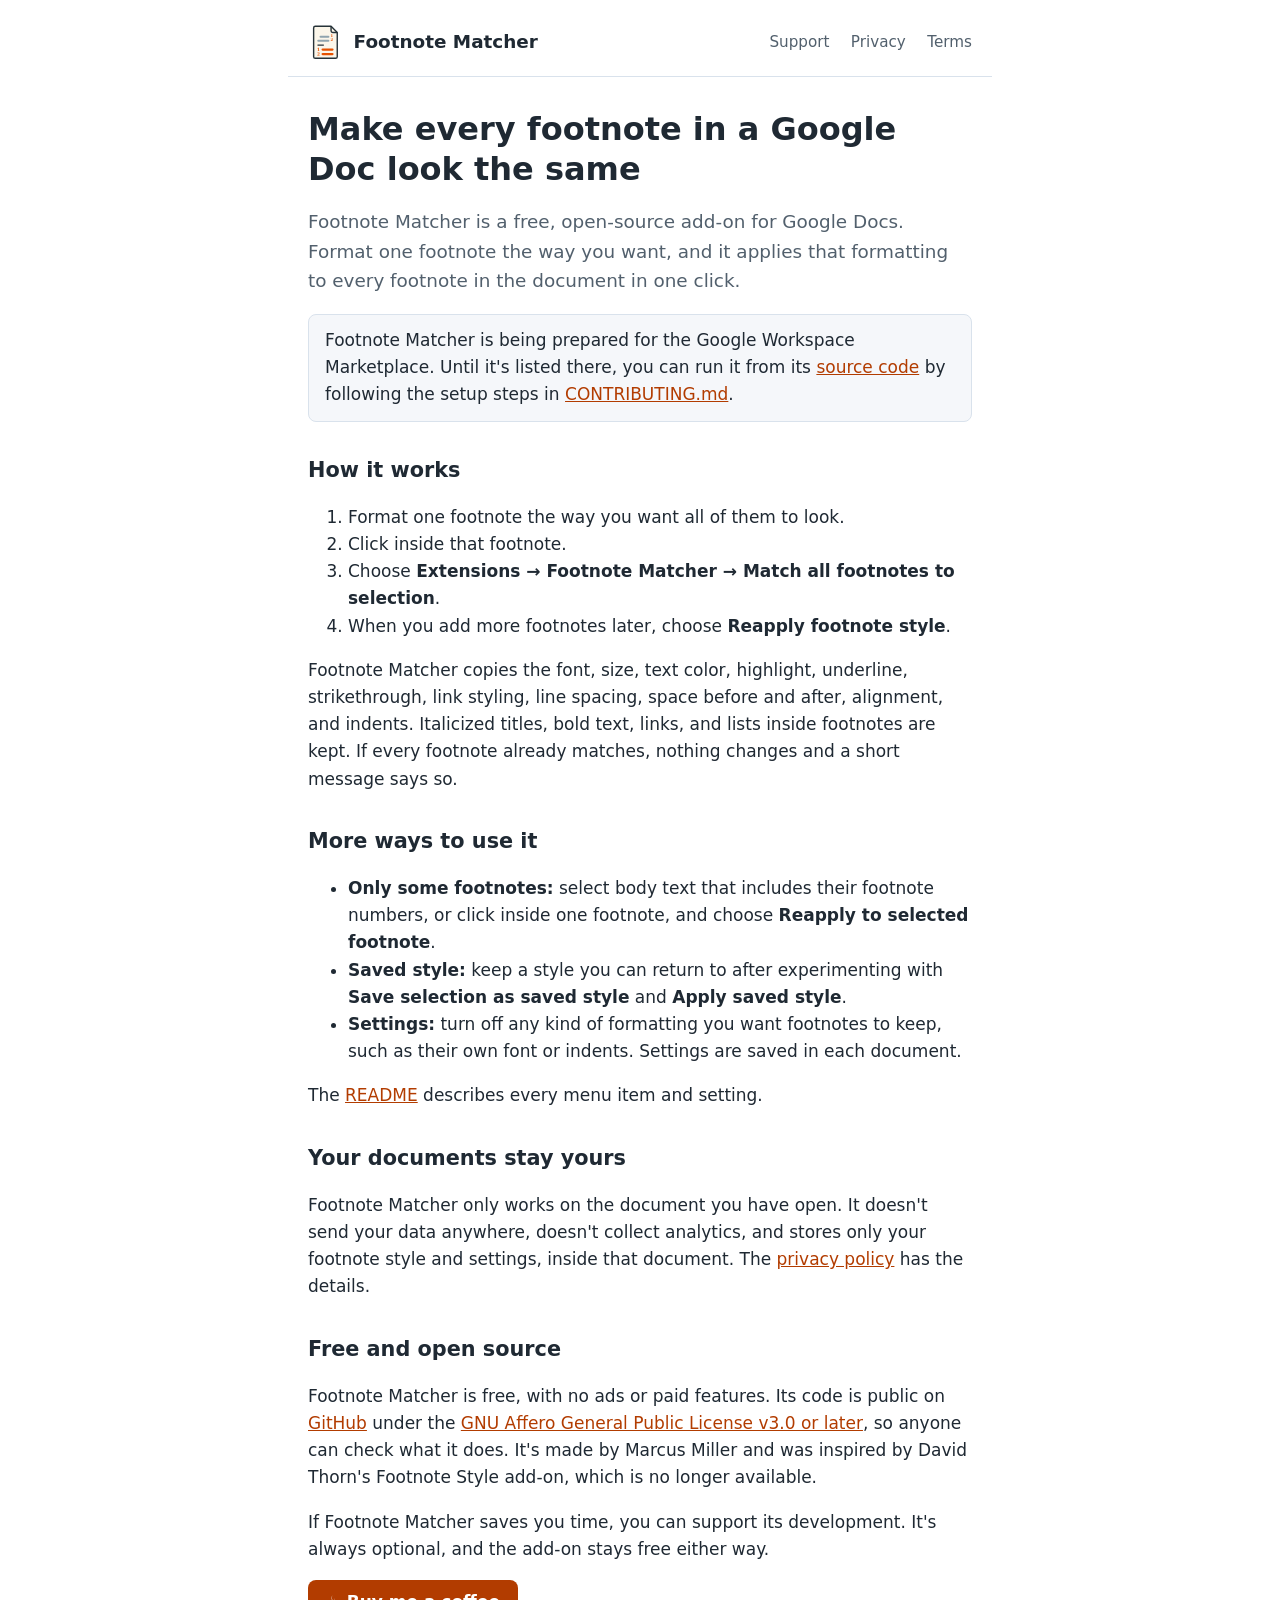
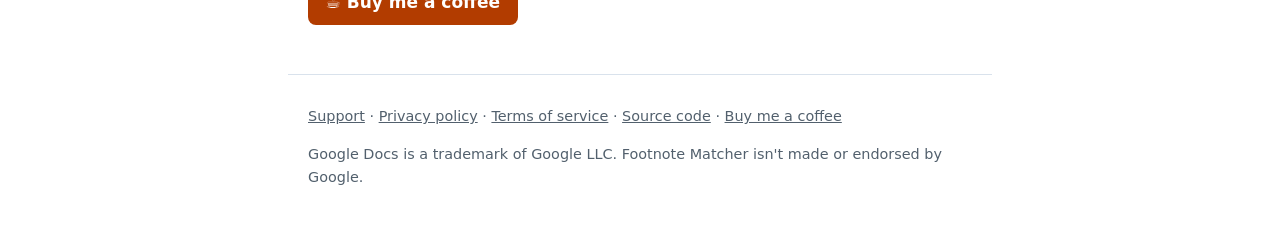
<file: site/index.html>
<!DOCTYPE html>
<!--
  Footnote Matcher website
  Copyright (C) 2026 Marcus Miller
  SPDX-License-Identifier: AGPL-3.0-or-later
  Licensed under the GNU Affero General Public License v3.0 or later.
  See the LICENSE file or <https://www.gnu.org/licenses/>.
-->
<html lang="en">
<head>
  <meta charset="utf-8">
  <meta name="viewport" content="width=device-width, initial-scale=1">
  <title>Footnote Matcher: make every footnote in a Google Doc look the same</title>
  <meta name="description" content="Footnote Matcher is a free, open-source add-on for Google Docs that copies one footnote's formatting to every footnote in the document.">
  <link rel="icon" href="assets/icon.svg" type="image/svg+xml">
  <link rel="stylesheet" href="style.css">
</head>
<body>
  <header>
    <a class="home" href="./"><img src="assets/icon.svg" alt="">Footnote Matcher</a>
    <nav aria-label="Site">
      <a href="support.html">Support</a>
      <a href="privacy.html">Privacy</a>
      <a href="terms.html">Terms</a>
    </nav>
  </header>

  <main>
    <h1>Make every footnote in a Google Doc look the same</h1>
    <p class="lead">Footnote Matcher is a free, open-source add-on for Google Docs. Format one footnote the way you want, and it applies that formatting to every footnote in the document in one click.</p>

    <p class="status">Footnote Matcher is being prepared for the Google Workspace Marketplace. Until it's listed there, you can run it from its <a href="https://github.com/Tanman310/Footnote-Matcher">source code</a> by following the setup steps in <a href="https://github.com/Tanman310/Footnote-Matcher/blob/main/CONTRIBUTING.md#development-setup">CONTRIBUTING.md</a>.</p>

    <h2>How it works</h2>
    <ol>
      <li>Format one footnote the way you want all of them to look.</li>
      <li>Click inside that footnote.</li>
      <li>Choose <strong>Extensions → Footnote Matcher → Match all footnotes to selection</strong>.</li>
      <li>When you add more footnotes later, choose <strong>Reapply footnote style</strong>.</li>
    </ol>
    <p>Footnote Matcher copies the font, size, text color, highlight, underline, strikethrough, link styling, line spacing, space before and after, alignment, and indents. Italicized titles, bold text, links, and lists inside footnotes are kept. If every footnote already matches, nothing changes and a short message says so.</p>

    <h2>More ways to use it</h2>
    <ul>
      <li><strong>Only some footnotes:</strong> select body text that includes their footnote numbers, or click inside one footnote, and choose <strong>Reapply to selected footnote</strong>.</li>
      <li><strong>Saved style:</strong> keep a style you can return to after experimenting with <strong>Save selection as saved style</strong> and <strong>Apply saved style</strong>.</li>
      <li><strong>Settings:</strong> turn off any kind of formatting you want footnotes to keep, such as their own font or indents. Settings are saved in each document.</li>
    </ul>
    <p>The <a href="https://github.com/Tanman310/Footnote-Matcher#readme">README</a> describes every menu item and setting.</p>

    <h2>Your documents stay yours</h2>
    <p>Footnote Matcher only works on the document you have open. It doesn't send your data anywhere, doesn't collect analytics, and stores only your footnote style and settings, inside that document. The <a href="privacy.html">privacy policy</a> has the details.</p>

    <h2>Free and open source</h2>
    <p>Footnote Matcher is free, with no ads or paid features. Its code is public on <a href="https://github.com/Tanman310/Footnote-Matcher">GitHub</a> under the <a href="https://github.com/Tanman310/Footnote-Matcher/blob/main/LICENSE">GNU Affero General Public License v3.0 or later</a>, so anyone can check what it does. It's made by Marcus Miller and was inspired by David Thorn's Footnote Style add-on, which is no longer available.</p>
    <p>If Footnote Matcher saves you time, you can support its development. It's always optional, and the add-on stays free either way.</p>
    <p><a class="button" href="https://buymeacoffee.com/tanman310">☕ Buy me a coffee</a></p>
  </main>

  <footer>
    <p><a href="support.html">Support</a> · <a href="privacy.html">Privacy policy</a> · <a href="terms.html">Terms of service</a> · <a href="https://github.com/Tanman310/Footnote-Matcher">Source code</a> · <a href="https://buymeacoffee.com/tanman310">Buy me a coffee</a></p>
    <p>Google Docs is a trademark of Google LLC. Footnote Matcher isn't made or endorsed by Google.</p>
  </footer>
</body>
</html>
</file>
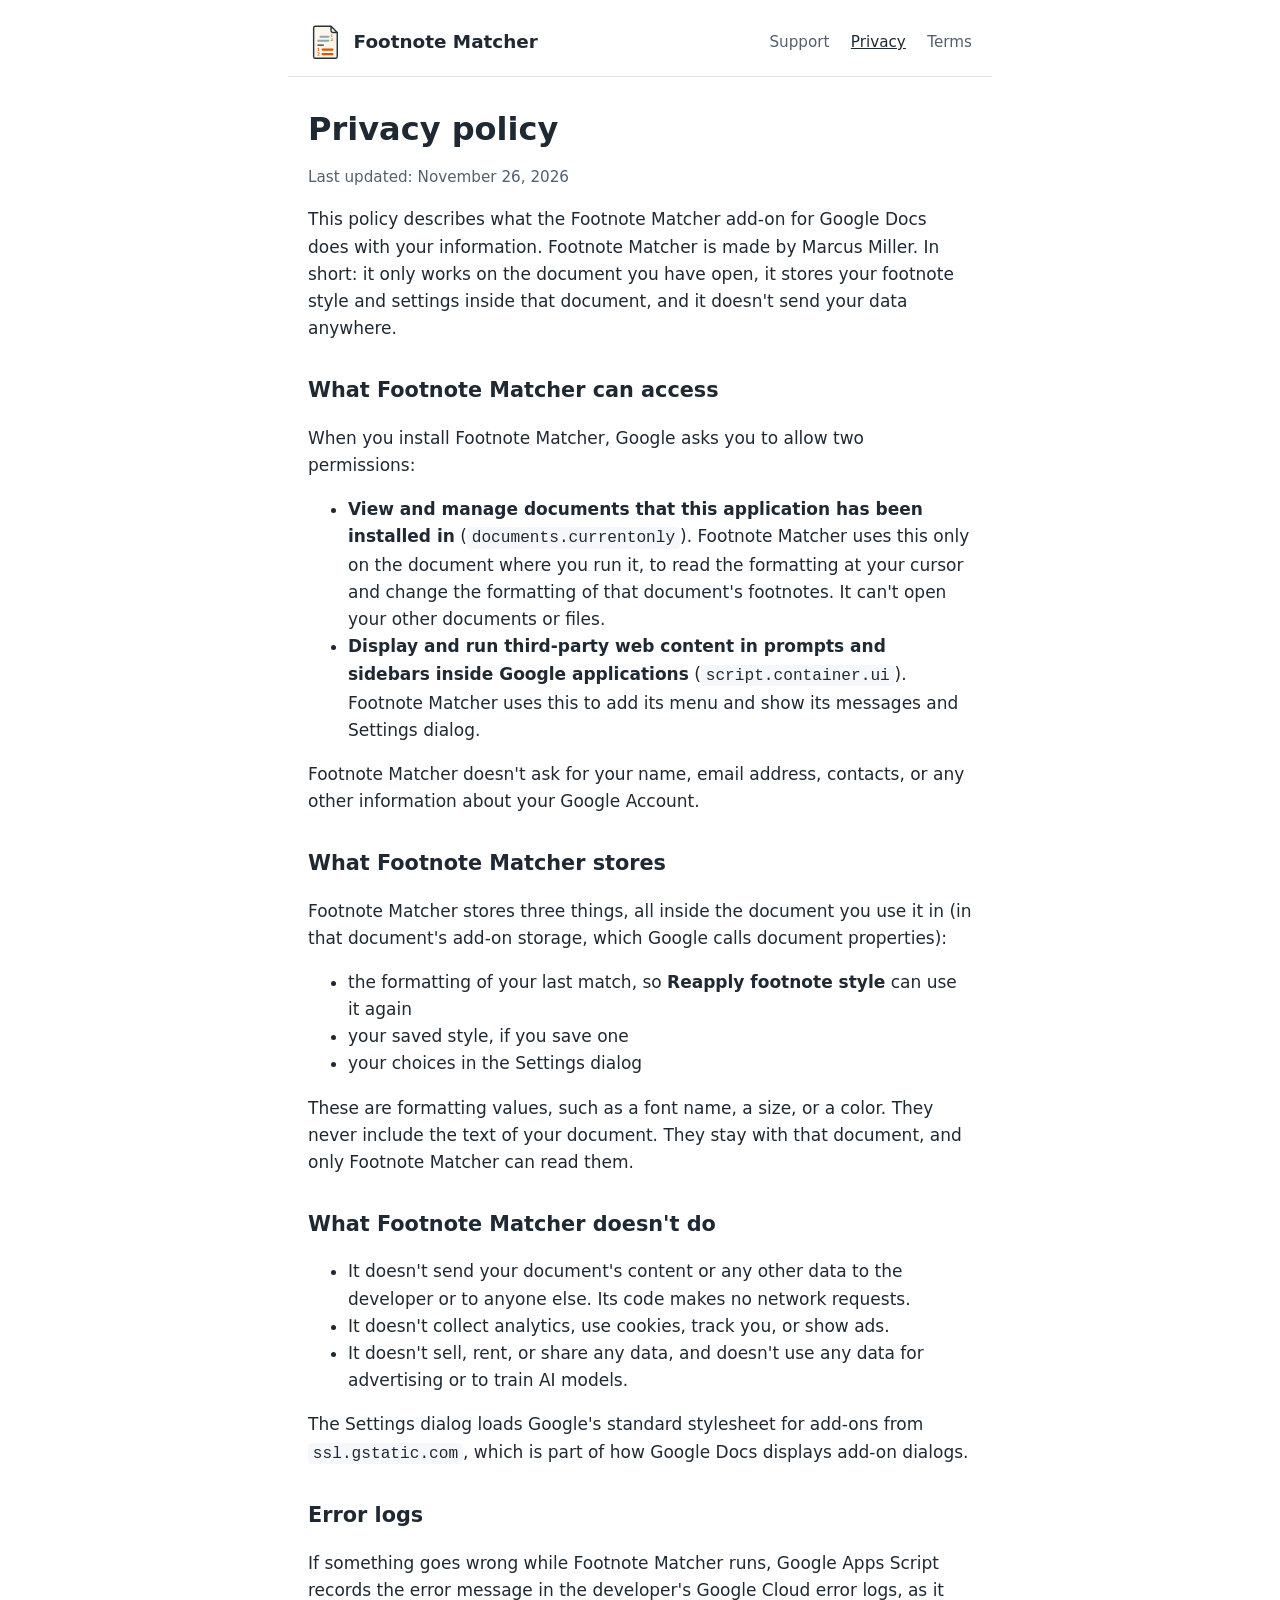
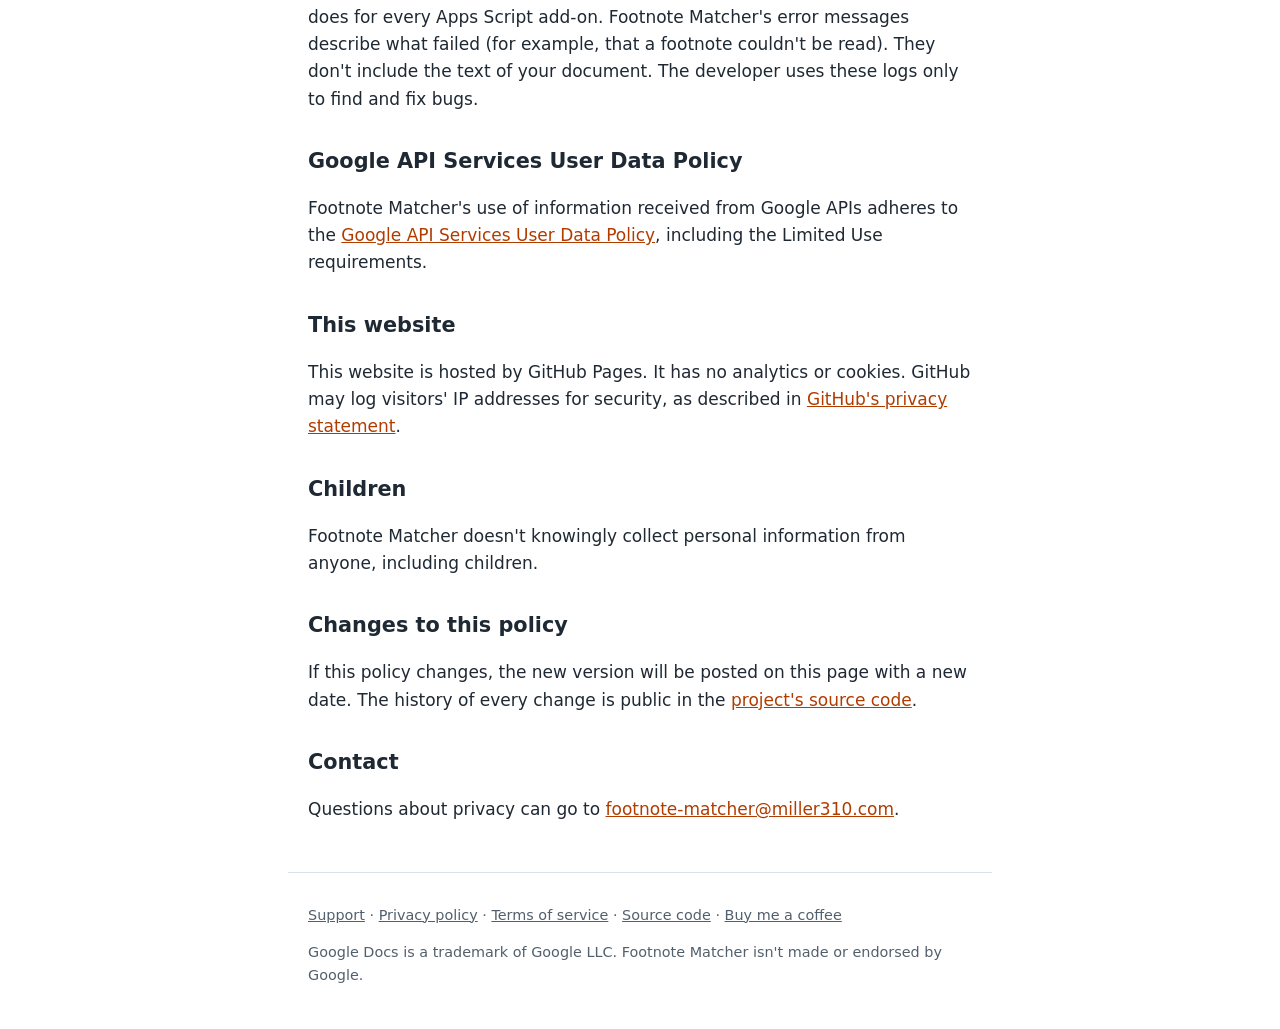
<file: site/privacy.html>
<!DOCTYPE html>
<!--
  Footnote Matcher website
  Copyright (C) 2026 Marcus Miller
  SPDX-License-Identifier: AGPL-3.0-or-later
  Licensed under the GNU Affero General Public License v3.0 or later.
  See the LICENSE file or <https://www.gnu.org/licenses/>.
-->
<html lang="en">
<head>
  <meta charset="utf-8">
  <meta name="viewport" content="width=device-width, initial-scale=1">
  <title>Privacy policy · Footnote Matcher</title>
  <link rel="icon" href="assets/icon.svg" type="image/svg+xml">
  <link rel="stylesheet" href="style.css">
</head>
<body>
  <header>
    <a class="home" href="./"><img src="assets/icon.svg" alt="">Footnote Matcher</a>
    <nav aria-label="Site">
      <a href="support.html">Support</a>
      <a href="privacy.html" aria-current="page">Privacy</a>
      <a href="terms.html">Terms</a>
    </nav>
  </header>

  <main>
    <h1>Privacy policy</h1>
    <p class="updated">Last updated: November 26, 2026</p>

    <p>This policy describes what the Footnote Matcher add-on for Google Docs does with your information. Footnote Matcher is made by Marcus Miller. In short: it only works on the document you have open, it stores your footnote style and settings inside that document, and it doesn't send your data anywhere.</p>

    <h2>What Footnote Matcher can access</h2>
    <p>When you install Footnote Matcher, Google asks you to allow two permissions:</p>
    <ul>
      <li><strong>View and manage documents that this application has been installed in</strong> (<code>documents.currentonly</code>). Footnote Matcher uses this only on the document where you run it, to read the formatting at your cursor and change the formatting of that document's footnotes. It can't open your other documents or files.</li>
      <li><strong>Display and run third-party web content in prompts and sidebars inside Google applications</strong> (<code>script.container.ui</code>). Footnote Matcher uses this to add its menu and show its messages and Settings dialog.</li>
    </ul>
    <p>Footnote Matcher doesn't ask for your name, email address, contacts, or any other information about your Google Account.</p>

    <h2>What Footnote Matcher stores</h2>
    <p>Footnote Matcher stores three things, all inside the document you use it in (in that document's add-on storage, which Google calls document properties):</p>
    <ul>
      <li>the formatting of your last match, so <strong>Reapply footnote style</strong> can use it again</li>
      <li>your saved style, if you save one</li>
      <li>your choices in the Settings dialog</li>
    </ul>
    <p>These are formatting values, such as a font name, a size, or a color. They never include the text of your document. They stay with that document, and only Footnote Matcher can read them.</p>

    <h2>What Footnote Matcher doesn't do</h2>
    <ul>
      <li>It doesn't send your document's content or any other data to the developer or to anyone else. Its code makes no network requests.</li>
      <li>It doesn't collect analytics, use cookies, track you, or show ads.</li>
      <li>It doesn't sell, rent, or share any data, and doesn't use any data for advertising or to train AI models.</li>
    </ul>
    <p>The Settings dialog loads Google's standard stylesheet for add-ons from <code>ssl.gstatic.com</code>, which is part of how Google Docs displays add-on dialogs.</p>

    <h2>Error logs</h2>
    <p>If something goes wrong while Footnote Matcher runs, Google Apps Script records the error message in the developer's Google Cloud error logs, as it does for every Apps Script add-on. Footnote Matcher's error messages describe what failed (for example, that a footnote couldn't be read). They don't include the text of your document. The developer uses these logs only to find and fix bugs.</p>

    <h2>Google API Services User Data Policy</h2>
    <p>Footnote Matcher's use of information received from Google APIs adheres to the <a href="https://developers.google.com/terms/api-services-user-data-policy">Google API Services User Data Policy</a>, including the Limited Use requirements.</p>

    <h2>This website</h2>
    <p>This website is hosted by GitHub Pages. It has no analytics or cookies. GitHub may log visitors' IP addresses for security, as described in <a href="https://docs.github.com/en/site-policy/privacy-policies/github-general-privacy-statement">GitHub's privacy statement</a>.</p>

    <h2>Children</h2>
    <p>Footnote Matcher doesn't knowingly collect personal information from anyone, including children.</p>

    <h2>Changes to this policy</h2>
    <p>If this policy changes, the new version will be posted on this page with a new date. The history of every change is public in the <a href="https://github.com/Tanman310/Footnote-Matcher/commits/main/site/privacy.html">project's source code</a>.</p>

    <h2>Contact</h2>
    <p>Questions about privacy can go to <a href="mailto:footnote-matcher@miller310.com">footnote-matcher@miller310.com</a>.</p>
  </main>

  <footer>
    <p><a href="support.html">Support</a> · <a href="privacy.html">Privacy policy</a> · <a href="terms.html">Terms of service</a> · <a href="https://github.com/Tanman310/Footnote-Matcher">Source code</a> · <a href="https://buymeacoffee.com/tanman310">Buy me a coffee</a></p>
    <p>Google Docs is a trademark of Google LLC. Footnote Matcher isn't made or endorsed by Google.</p>
  </footer>
</body>
</html>
</file>
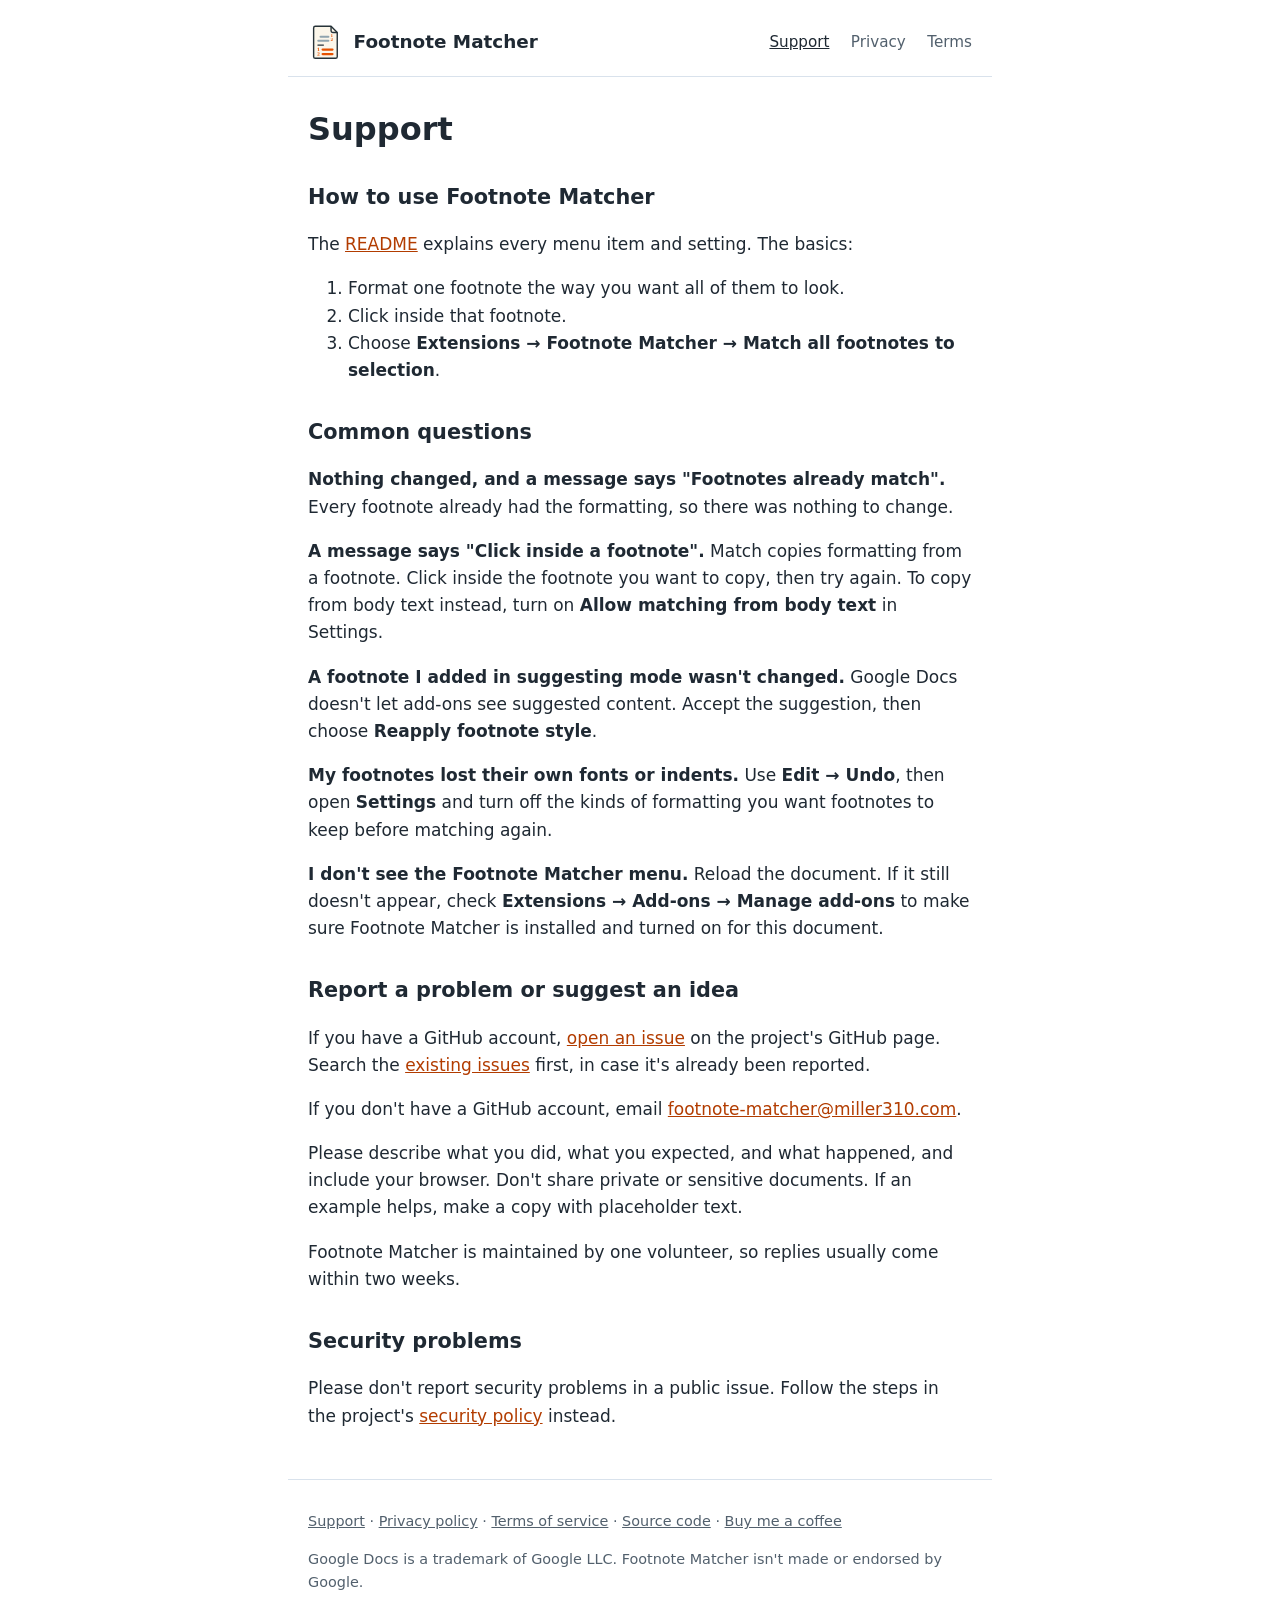
<file: site/support.html>
<!DOCTYPE html>
<!--
  Footnote Matcher website
  Copyright (C) 2026 Marcus Miller
  SPDX-License-Identifier: AGPL-3.0-or-later
  Licensed under the GNU Affero General Public License v3.0 or later.
  See the LICENSE file or <https://www.gnu.org/licenses/>.
-->
<html lang="en">
<head>
  <meta charset="utf-8">
  <meta name="viewport" content="width=device-width, initial-scale=1">
  <title>Support · Footnote Matcher</title>
  <link rel="icon" href="assets/icon.svg" type="image/svg+xml">
  <link rel="stylesheet" href="style.css">
</head>
<body>
  <header>
    <a class="home" href="./"><img src="assets/icon.svg" alt="">Footnote Matcher</a>
    <nav aria-label="Site">
      <a href="support.html" aria-current="page">Support</a>
      <a href="privacy.html">Privacy</a>
      <a href="terms.html">Terms</a>
    </nav>
  </header>

  <main>
    <h1>Support</h1>

    <h2>How to use Footnote Matcher</h2>
    <p>The <a href="https://github.com/Tanman310/Footnote-Matcher#readme">README</a> explains every menu item and setting. The basics:</p>
    <ol>
      <li>Format one footnote the way you want all of them to look.</li>
      <li>Click inside that footnote.</li>
      <li>Choose <strong>Extensions → Footnote Matcher → Match all footnotes to selection</strong>.</li>
    </ol>

    <h2>Common questions</h2>
    <p><strong>Nothing changed, and a message says "Footnotes already match".</strong> Every footnote already had the formatting, so there was nothing to change.</p>
    <p><strong>A message says "Click inside a footnote".</strong> Match copies formatting from a footnote. Click inside the footnote you want to copy, then try again. To copy from body text instead, turn on <strong>Allow matching from body text</strong> in Settings.</p>
    <p><strong>A footnote I added in suggesting mode wasn't changed.</strong> Google Docs doesn't let add-ons see suggested content. Accept the suggestion, then choose <strong>Reapply footnote style</strong>.</p>
    <p><strong>My footnotes lost their own fonts or indents.</strong> Use <strong>Edit → Undo</strong>, then open <strong>Settings</strong> and turn off the kinds of formatting you want footnotes to keep before matching again.</p>
    <p><strong>I don't see the Footnote Matcher menu.</strong> Reload the document. If it still doesn't appear, check <strong>Extensions → Add-ons → Manage add-ons</strong> to make sure Footnote Matcher is installed and turned on for this document.</p>

    <h2>Report a problem or suggest an idea</h2>
    <p>If you have a GitHub account, <a href="https://github.com/Tanman310/Footnote-Matcher/issues/new/choose">open an issue</a> on the project's GitHub page. Search the <a href="https://github.com/Tanman310/Footnote-Matcher/issues">existing issues</a> first, in case it's already been reported.</p>
    <p>If you don't have a GitHub account, email <a href="mailto:footnote-matcher@miller310.com">footnote-matcher@miller310.com</a>.</p>
    <p>Please describe what you did, what you expected, and what happened, and include your browser. Don't share private or sensitive documents. If an example helps, make a copy with placeholder text.</p>
    <p>Footnote Matcher is maintained by one volunteer, so replies usually come within two weeks.</p>

    <h2>Security problems</h2>
    <p>Please don't report security problems in a public issue. Follow the steps in the project's <a href="https://github.com/Tanman310/Footnote-Matcher/security/policy">security policy</a> instead.</p>
  </main>

  <footer>
    <p><a href="support.html">Support</a> · <a href="privacy.html">Privacy policy</a> · <a href="terms.html">Terms of service</a> · <a href="https://github.com/Tanman310/Footnote-Matcher">Source code</a> · <a href="https://buymeacoffee.com/tanman310">Buy me a coffee</a></p>
    <p>Google Docs is a trademark of Google LLC. Footnote Matcher isn't made or endorsed by Google.</p>
  </footer>
</body>
</html>
</file>
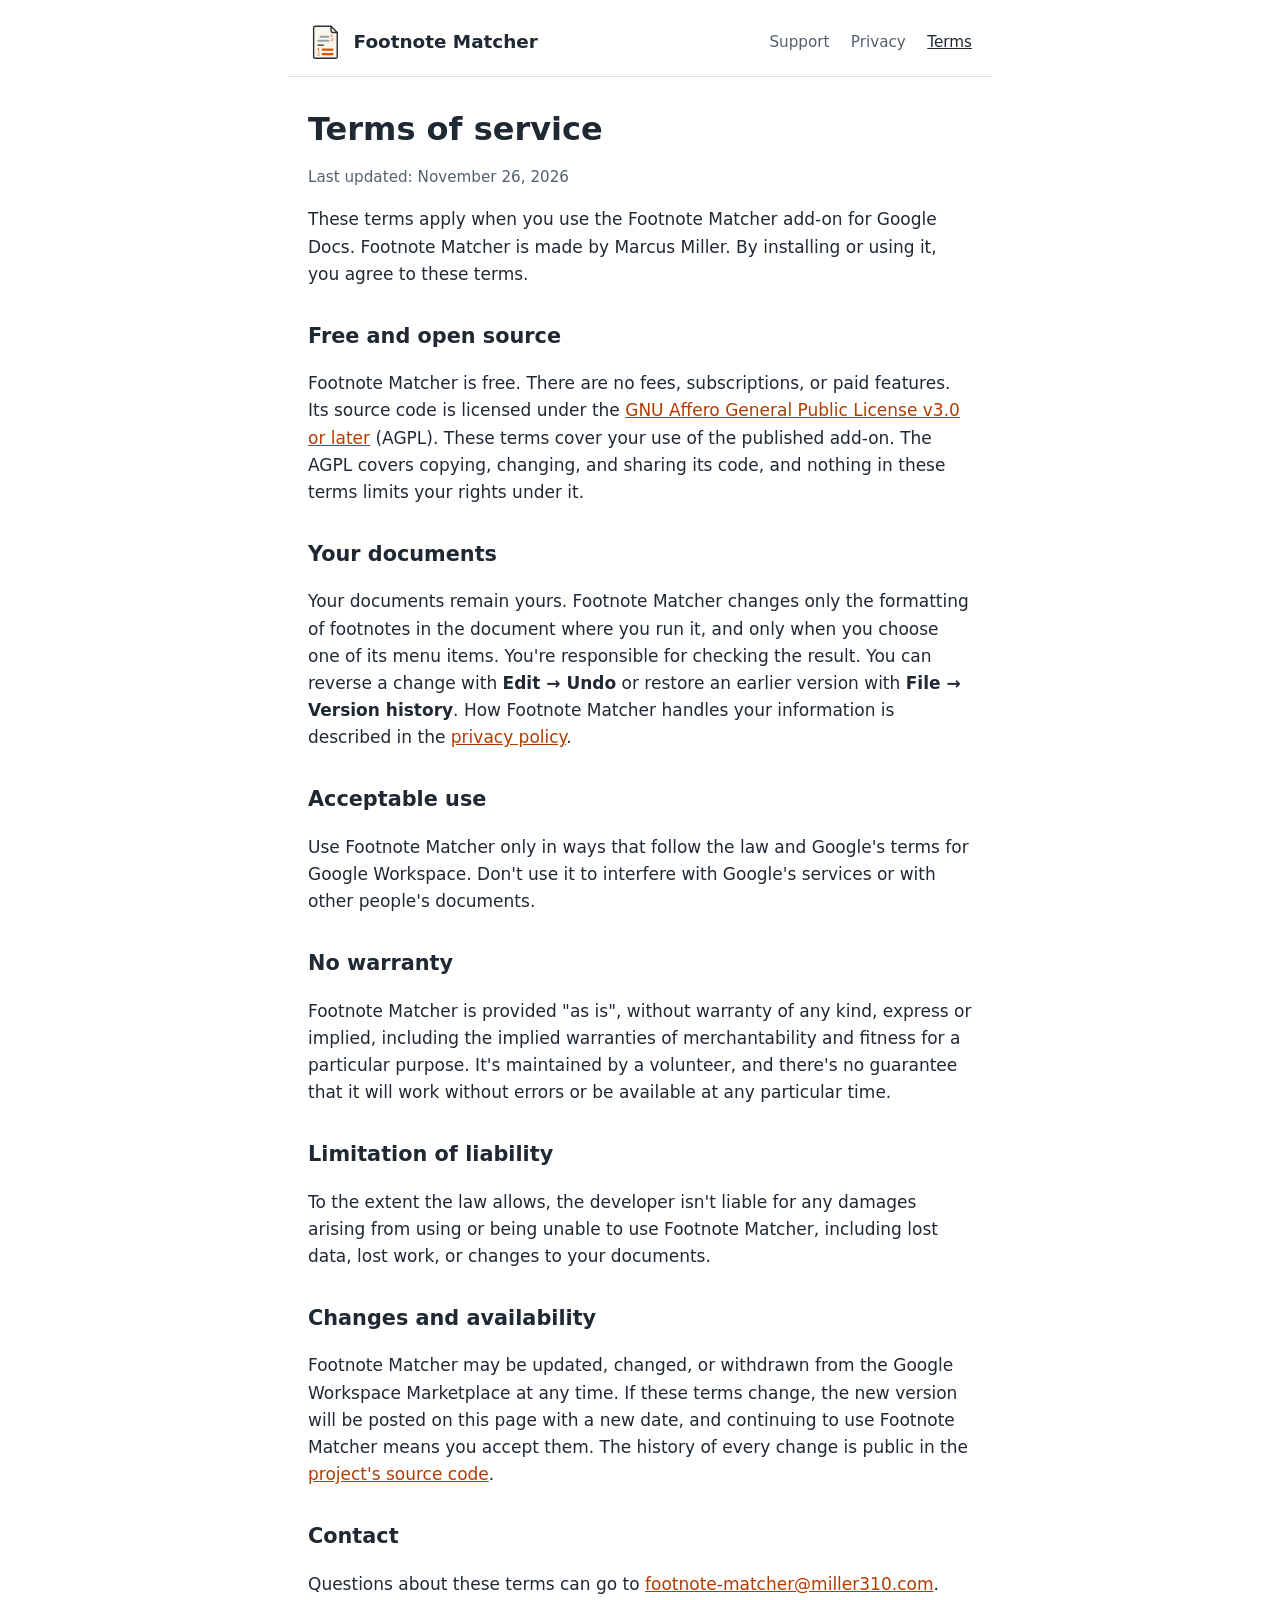
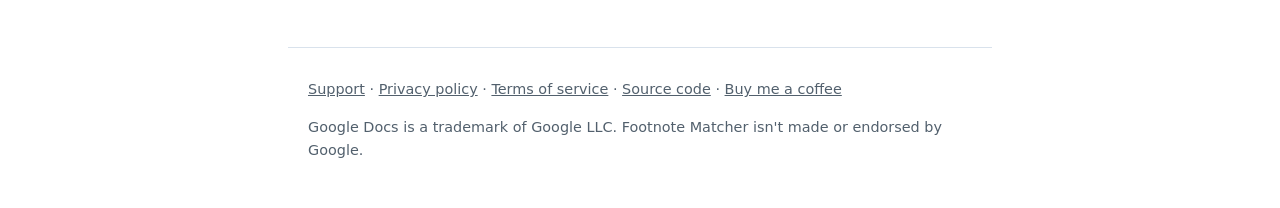
<file: site/terms.html>
<!DOCTYPE html>
<!--
  Footnote Matcher website
  Copyright (C) 2026 Marcus Miller
  SPDX-License-Identifier: AGPL-3.0-or-later
  Licensed under the GNU Affero General Public License v3.0 or later.
  See the LICENSE file or <https://www.gnu.org/licenses/>.
-->
<html lang="en">
<head>
  <meta charset="utf-8">
  <meta name="viewport" content="width=device-width, initial-scale=1">
  <title>Terms of service · Footnote Matcher</title>
  <link rel="icon" href="assets/icon.svg" type="image/svg+xml">
  <link rel="stylesheet" href="style.css">
</head>
<body>
  <header>
    <a class="home" href="./"><img src="assets/icon.svg" alt="">Footnote Matcher</a>
    <nav aria-label="Site">
      <a href="support.html">Support</a>
      <a href="privacy.html">Privacy</a>
      <a href="terms.html" aria-current="page">Terms</a>
    </nav>
  </header>

  <main>
    <h1>Terms of service</h1>
    <p class="updated">Last updated: November 26, 2026</p>

    <p>These terms apply when you use the Footnote Matcher add-on for Google Docs. Footnote Matcher is made by Marcus Miller. By installing or using it, you agree to these terms.</p>

    <h2>Free and open source</h2>
    <p>Footnote Matcher is free. There are no fees, subscriptions, or paid features. Its source code is licensed under the <a href="https://github.com/Tanman310/Footnote-Matcher/blob/main/LICENSE">GNU Affero General Public License v3.0 or later</a> (AGPL). These terms cover your use of the published add-on. The AGPL covers copying, changing, and sharing its code, and nothing in these terms limits your rights under it.</p>

    <h2>Your documents</h2>
    <p>Your documents remain yours. Footnote Matcher changes only the formatting of footnotes in the document where you run it, and only when you choose one of its menu items. You're responsible for checking the result. You can reverse a change with <strong>Edit → Undo</strong> or restore an earlier version with <strong>File → Version history</strong>. How Footnote Matcher handles your information is described in the <a href="privacy.html">privacy policy</a>.</p>

    <h2>Acceptable use</h2>
    <p>Use Footnote Matcher only in ways that follow the law and Google's terms for Google Workspace. Don't use it to interfere with Google's services or with other people's documents.</p>

    <h2>No warranty</h2>
    <p>Footnote Matcher is provided "as is", without warranty of any kind, express or implied, including the implied warranties of merchantability and fitness for a particular purpose. It's maintained by a volunteer, and there's no guarantee that it will work without errors or be available at any particular time.</p>

    <h2>Limitation of liability</h2>
    <p>To the extent the law allows, the developer isn't liable for any damages arising from using or being unable to use Footnote Matcher, including lost data, lost work, or changes to your documents.</p>

    <h2>Changes and availability</h2>
    <p>Footnote Matcher may be updated, changed, or withdrawn from the Google Workspace Marketplace at any time. If these terms change, the new version will be posted on this page with a new date, and continuing to use Footnote Matcher means you accept them. The history of every change is public in the <a href="https://github.com/Tanman310/Footnote-Matcher/commits/main/site/terms.html">project's source code</a>.</p>

    <h2>Contact</h2>
    <p>Questions about these terms can go to <a href="mailto:footnote-matcher@miller310.com">footnote-matcher@miller310.com</a>.</p>
  </main>

  <footer>
    <p><a href="support.html">Support</a> · <a href="privacy.html">Privacy policy</a> · <a href="terms.html">Terms of service</a> · <a href="https://github.com/Tanman310/Footnote-Matcher">Source code</a> · <a href="https://buymeacoffee.com/tanman310">Buy me a coffee</a></p>
    <p>Google Docs is a trademark of Google LLC. Footnote Matcher isn't made or endorsed by Google.</p>
  </footer>
</body>
</html>
</file>
<file: site/style.css>
/*
 * Footnote Matcher website
 * Copyright (C) 2026 Marcus Miller
 * SPDX-License-Identifier: AGPL-3.0-or-later
 * Licensed under the GNU Affero General Public License v3.0 or later.
 * See the LICENSE file or <https://www.gnu.org/licenses/>.
 */

:root {
  --text: #1f2933;
  --muted: #52606d;
  --accent: #b23c00;
  --border: #d9e2ec;
  --background: #ffffff;
  --panel: #f5f7fa;
}

@media (prefers-color-scheme: dark) {
  :root {
    --text: #e4e7eb;
    --muted: #9aa5b1;
    --accent: #ff9e5e;
    --border: #3e4c59;
    --background: #121820;
    --panel: #1c2530;
  }
}

* { box-sizing: border-box; }

body {
  margin: 0;
  font-family: system-ui, -apple-system, "Segoe UI", Roboto, sans-serif;
  font-size: 17px;
  line-height: 1.6;
  color: var(--text);
  background: var(--background);
}

header, main, footer {
  max-width: 44rem;
  margin: 0 auto;
  padding: 0 1.25rem;
}

header {
  display: flex;
  align-items: center;
  gap: 0.75rem;
  padding-top: 1.5rem;
  padding-bottom: 1rem;
  border-bottom: 1px solid var(--border);
}

header a.home {
  display: flex;
  align-items: center;
  gap: 0.6rem;
  color: var(--text);
  font-weight: 600;
  font-size: 1.15rem;
  text-decoration: none;
}

header img { width: 36px; height: 36px; }

nav { margin-left: auto; }

nav a {
  margin-left: 1rem;
  color: var(--muted);
  text-decoration: none;
  font-size: 0.95rem;
}

nav a:hover, nav a[aria-current="page"] { color: var(--text); text-decoration: underline; }

main { padding-top: 1.5rem; padding-bottom: 2rem; }

h1 { font-size: 2rem; line-height: 1.25; margin: 0.5rem 0 1rem; }
h2 { font-size: 1.3rem; margin: 2rem 0 0.5rem; }

a { color: var(--accent); }

.lead { font-size: 1.15rem; color: var(--muted); }

.updated { color: var(--muted); font-size: 0.95rem; }

.status {
  background: var(--panel);
  border: 1px solid var(--border);
  border-radius: 8px;
  padding: 0.75rem 1rem;
}

.button {
  display: inline-block;
  padding: 0.55rem 1.1rem;
  border-radius: 8px;
  background: var(--accent);
  color: var(--background);
  font-weight: 600;
  text-decoration: none;
}

.button:hover, .button:focus-visible { opacity: 0.9; text-decoration: underline; }

code {
  font-size: 0.95em;
  background: var(--panel);
  padding: 0.1em 0.3em;
  border-radius: 4px;
}

footer {
  padding-top: 1rem;
  padding-bottom: 2rem;
  border-top: 1px solid var(--border);
  color: var(--muted);
  font-size: 0.9rem;
}

footer a { color: var(--muted); }

@media (max-width: 560px) {
  header { flex-wrap: wrap; }
  nav { margin-left: 0; width: 100%; }
  nav a { margin-left: 0; margin-right: 1rem; }
}
</file>
